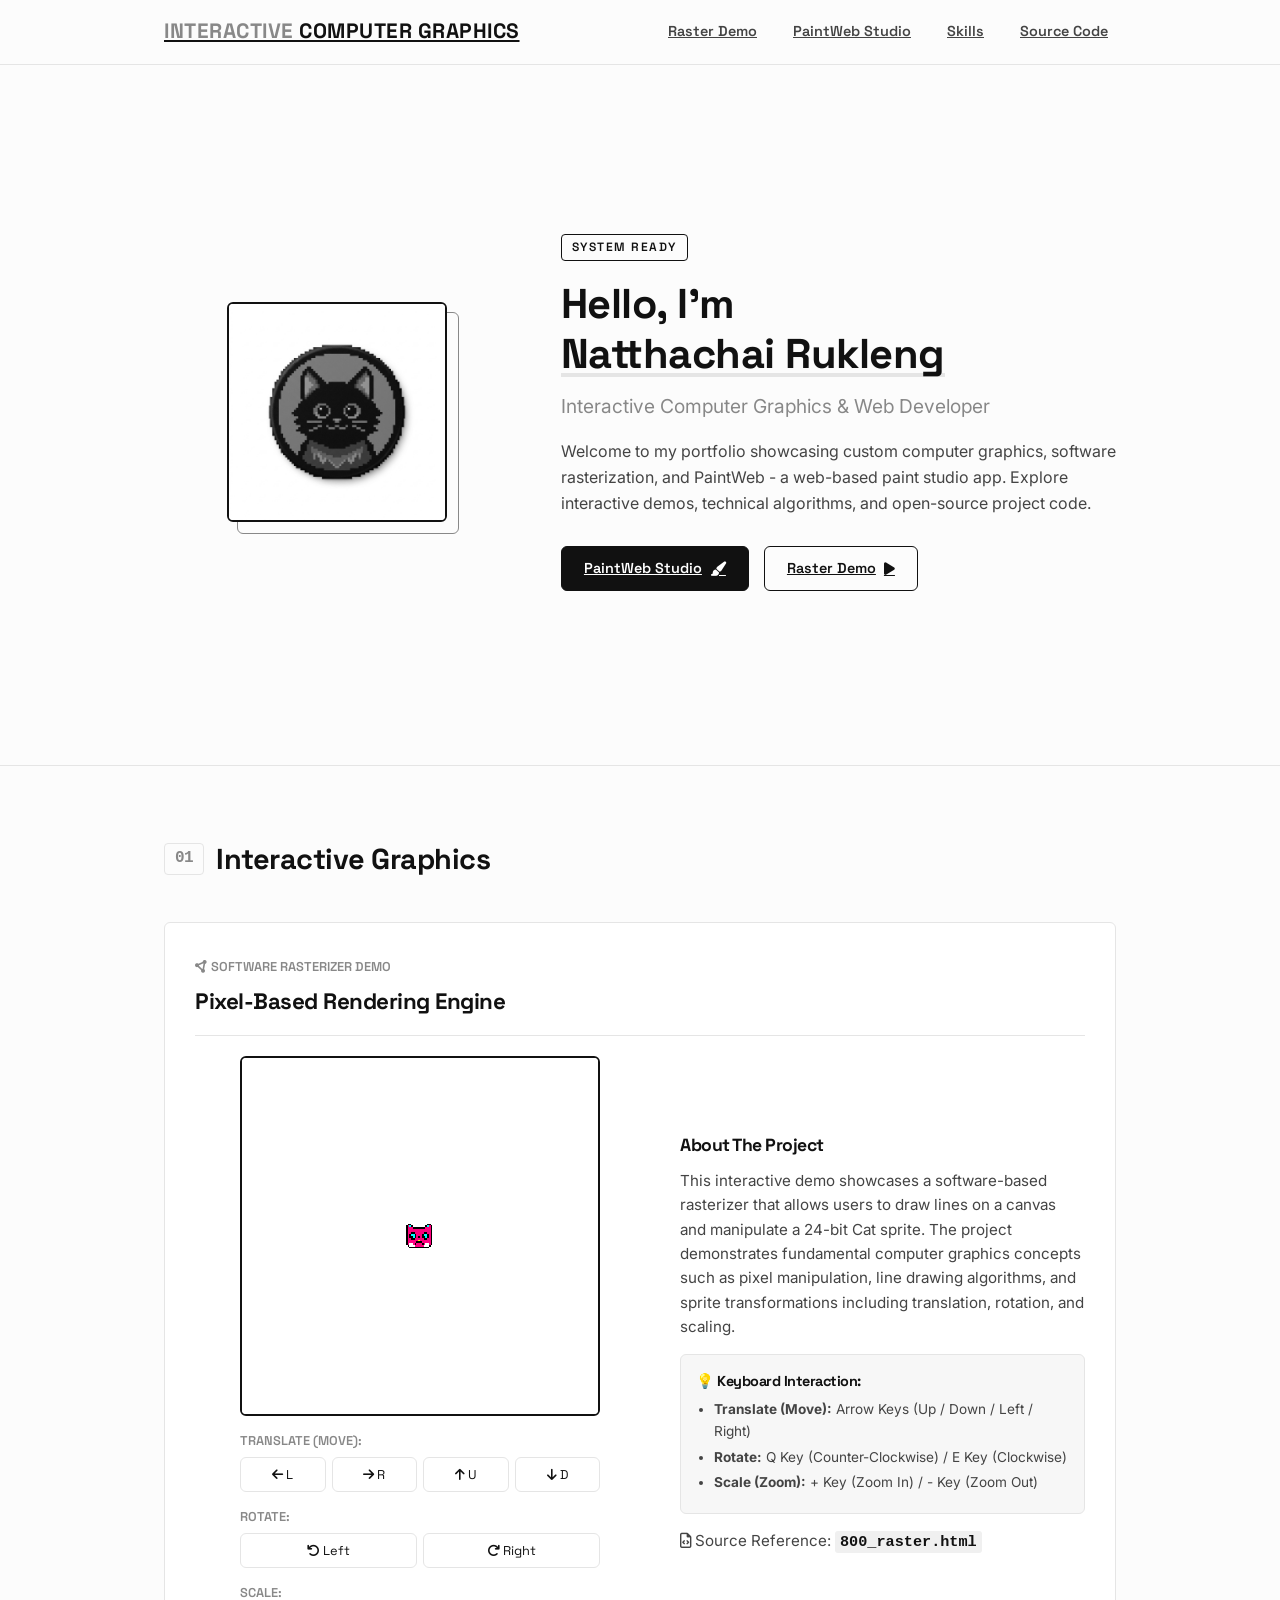
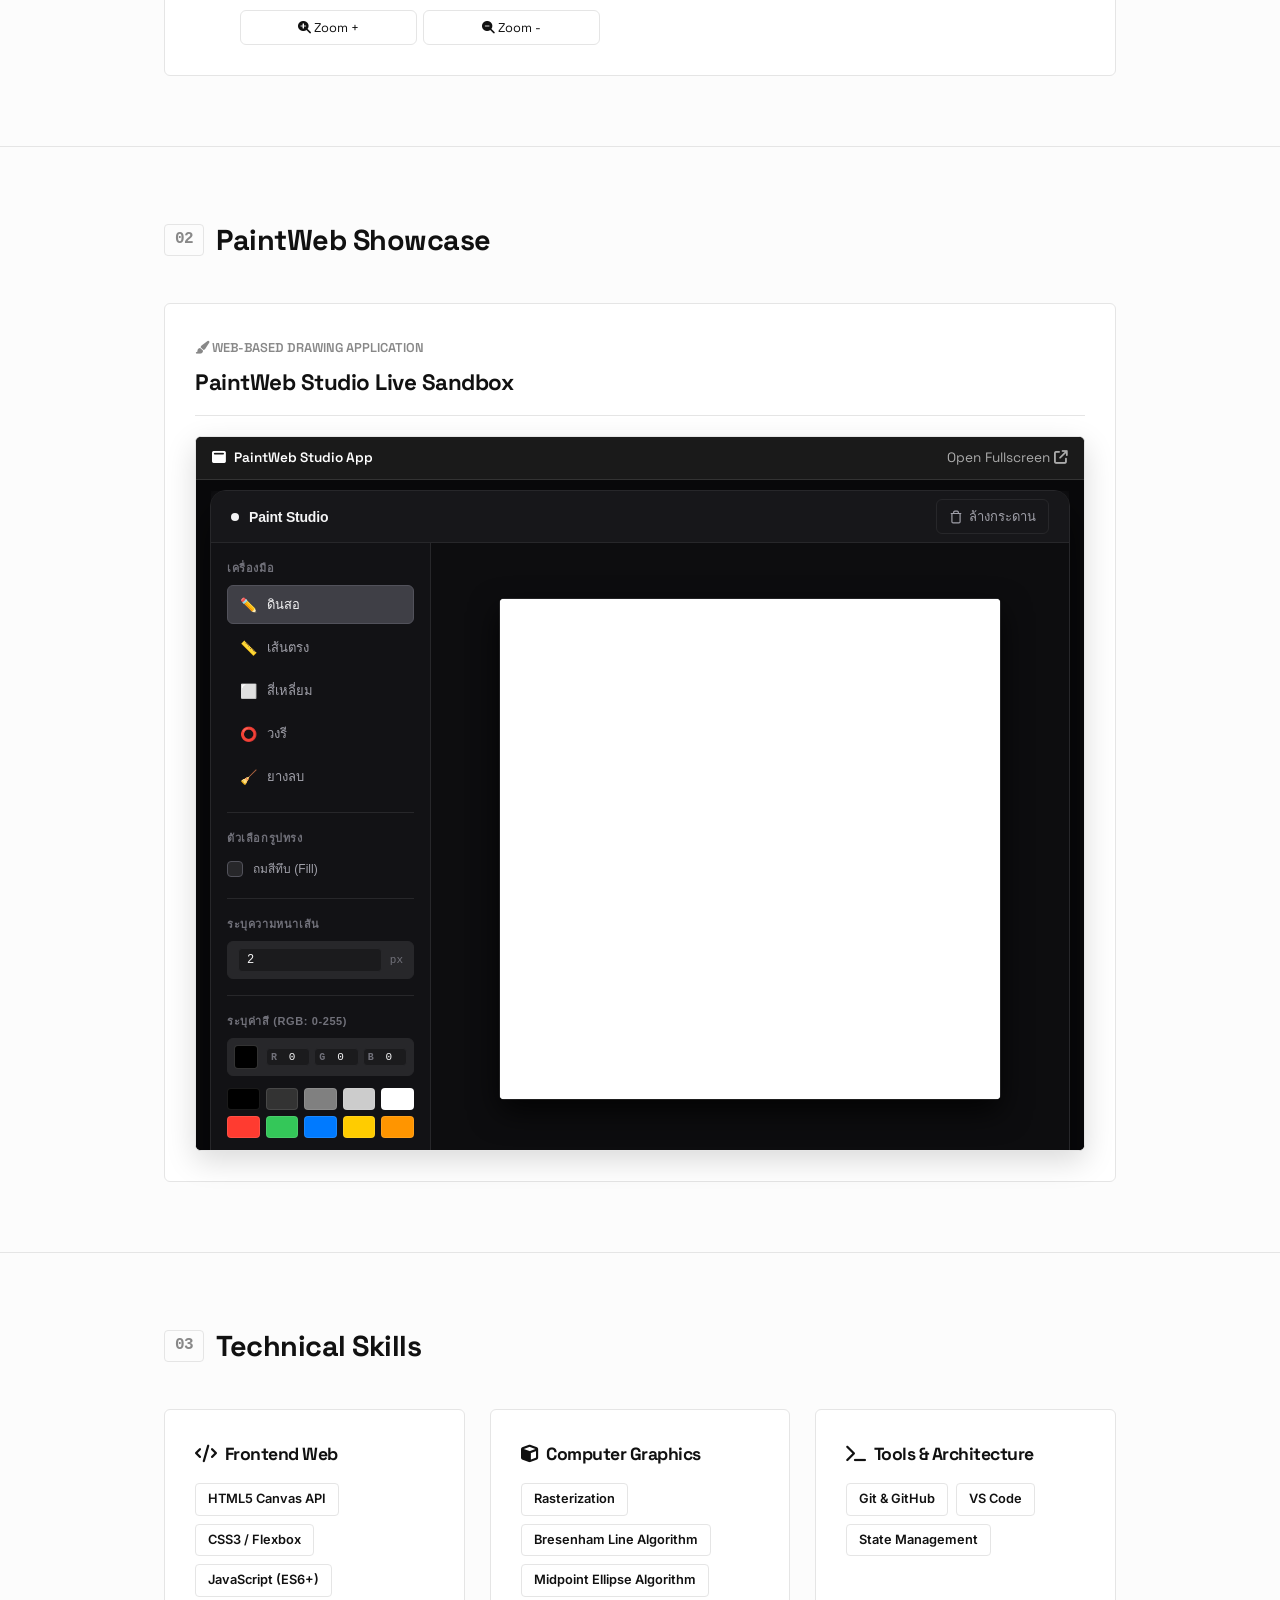
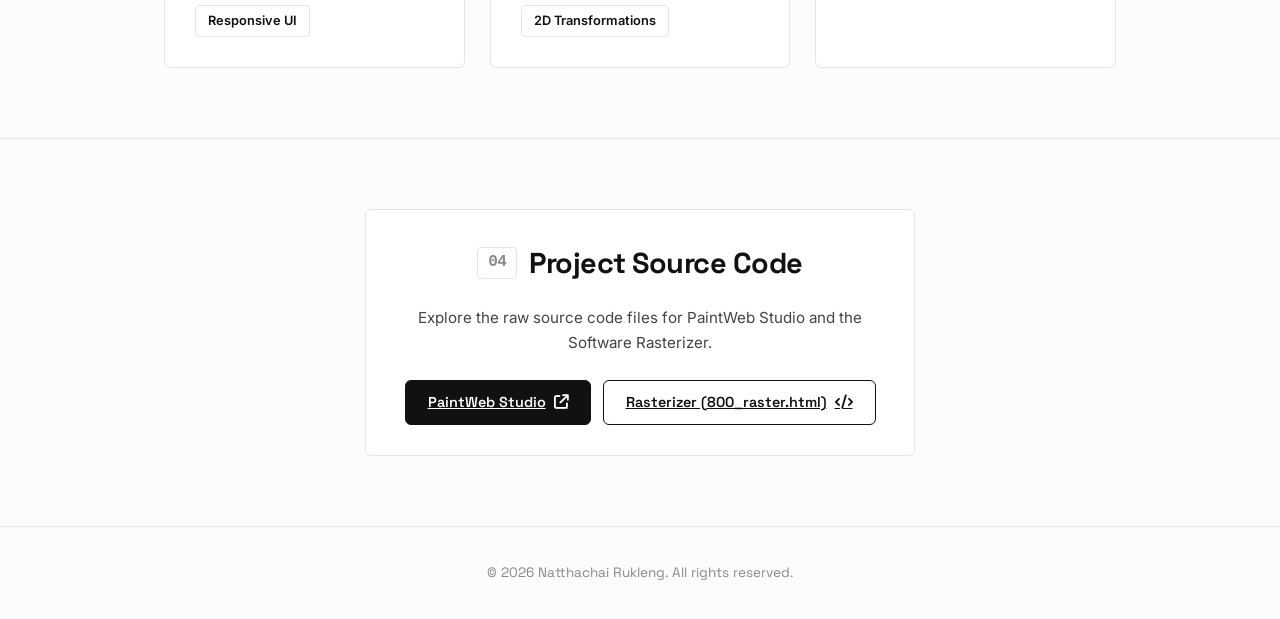
<file: index.html>
<!DOCTYPE html>
<html lang="en">
<head>
    <meta charset="UTF-8">
    <meta name="viewport" content="width=device-width, initial-scale=1.0">
    <title>Interactive Computer Graphics</title>
    
    <!-- 1. ดึงฟอนต์สไตล์โมเดิร์น เรียบหรู (Space Grotesk และ Inter) -->
    <link rel="preconnect" href="https://fonts.googleapis.com">
    <link rel="preconnect" href="https://fonts.gstatic.com" crossorigin>
    <link href="https://fonts.googleapis.com/css2?family=Space+Grotesk:wght@400;600;700&family=Inter:wght@300;400;600" rel="stylesheet">
    
    <!-- 2. ดึงไอคอนจาก Font Awesome -->
    <link rel="stylesheet" href="https://cdnjs.cloudflare.com/ajax/libs/font-awesome/6.4.0/css/all.min.css">
    
    <!-- 3. เชื่อมโยงไฟล์ตกแต่งหน้าตา (style.css) -->
    <link rel="stylesheet" href="style.css">
</head>
<body>

    <!-- ==========================================
         เมนูบาร์ด้านบน (Navigation Bar - สไตล์มินิมอลโมโนโทน)
         ========================================== -->
    <header class="navbar">
        <div class="nav-container">
            <a href="#" class="logo"><span class="logo-accent">INTERACTIVE </span>COMPUTER GRAPHICS</a>
            <nav class="nav-links">
                <a href="#showcase">Raster Demo</a>
                <a href="#paintweb">PaintWeb Studio</a>
                <a href="#skills">Skills</a>
                <a href="#project-source">Source Code</a>
            </nav>
        </div>
    </header>

    <!-- ==========================================
         ส่วนแนะนำตัว (Hero Section - สไตล์โมโนโทนคลีน)
         ========================================== -->
    <section class="hero-section">
        <div class="hero-container">
            <!-- ส่วนรูปภาพโปรไฟล์แมวดำ -->
            <div class="hero-image-wrapper">
                <img src="avatar.jpg" alt="Black Cat Profile Avatar" class="hero-avatar">
                <div class="avatar-ring"></div>
            </div>
            
            <!-- ข้อความแนะนำตัวภาษาอังกฤษ -->
            <div class="hero-content">
                <span class="hero-tag">System Ready</span>
                <h1 class="hero-title">Hello, I'm <span class="text-highlight">Natthachai Rukleng</span></h1>
                <p class="hero-subtitle">Interactive Computer Graphics & Web Developer</p>
                <p class="hero-desc">
                    Welcome to my portfolio showcasing custom computer graphics, software rasterization, and PaintWeb - a web-based paint studio app. Explore interactive demos, technical algorithms, and open-source project code.
                </p>
                <div class="hero-actions">
                    <a href="#paintweb" class="btn btn-primary">PaintWeb Studio <i class="fa-solid fa-paintbrush"></i></a>
                    <a href="#showcase" class="btn btn-secondary">Raster Demo <i class="fa-solid fa-play"></i></a>
                </div>
            </div>
        </div>
    </section>

    <!-- ==========================================
         ส่วนโชว์เคสโปรเจกต์ 01 (Raster Graphics Section)
         ========================================== -->
    <section id="showcase" class="section border-top">
        <div class="container">
            <h2 class="section-title"><span class="number-badge">01</span> Interactive Graphics</h2>
            
            <div class="showcase-container card-monotone">
                <div class="showcase-header">
                    <span class="showcase-badge"><i class="fa-solid fa-circle-nodes"></i> Software Rasterizer Demo</span>
                    <h3 class="showcase-title">Pixel-Based Rendering Engine</h3>
                </div>
                
                <div class="showcase-grid">
                    <!-- แคนวาสแสดงผลการวาด -->
                    <div class="canvas-wrapper">
                        <canvas id="showcase-canvas" width="200" height="200"></canvas>
                        
                        <!-- แถบปุ่มควบคุมการทำงาน (Translate, Rotate, Scale) -->
                        <div class="canvas-controls">
                            <!-- ปุ่มการทำ Translation (เคลื่อนย้าย X, Y) -->
                            <div class="control-group">
                                <span class="control-label">Translate (Move):</span>
                                <div class="btn-row">
                                    <button id="btn-move-left" class="btn-control" title="Move Left"><i class="fa-solid fa-arrow-left"></i> L</button>
                                    <button id="btn-move-right" class="btn-control" title="Move Right"><i class="fa-solid fa-arrow-right"></i> R</button>
                                    <button id="btn-move-up" class="btn-control" title="Move Up"><i class="fa-solid fa-arrow-up"></i> U</button>
                                    <button id="btn-move-down" class="btn-control" title="Move Down"><i class="fa-solid fa-arrow-down"></i> D</button>
                                </div>
                            </div>
                            
                            <!-- ปุ่มการทำ Rotation (หมุน) -->
                            <div class="control-group">
                                <span class="control-label">Rotate:</span>
                                <div class="btn-row">
                                    <button id="btn-rotate-left" class="btn-control" title="Rotate Left"><i class="fa-solid fa-arrow-rotate-left"></i> Left</button>
                                    <button id="btn-rotate-right" class="btn-control" title="Rotate Right"><i class="fa-solid fa-arrow-rotate-right"></i> Right</button>
                                </div>
                            </div>
                            
                            <!-- ปุ่มการทำ Scaling (ย่อ-ขยาย) -->
                            <div class="control-group">
                                <span class="control-label">Scale:</span>
                                <div class="btn-row">
                                    <button id="btn-zoom-in" class="btn-control" title="Zoom In"><i class="fa-solid fa-magnifying-glass-plus"></i> Zoom +</button>
                                    <button id="btn-zoom-out" class="btn-control" title="Zoom Out"><i class="fa-solid fa-magnifying-glass-minus"></i> Zoom -</button>
                                </div>
                            </div>
                        </div>
                    </div>
                    
                    <!-- ส่วนอธิบายข้อมูลทางเทคนิคภาษาอังกฤษ -->
                    <div class="showcase-info">
                        <h4>About The Project</h4>
                        <p>
                            This interactive demo showcases a software-based rasterizer that allows users to draw lines on a canvas and manipulate a 24-bit Cat sprite. The project demonstrates fundamental computer graphics concepts such as pixel manipulation, line drawing algorithms, and sprite transformations including translation, rotation, and scaling.
                        </p>
                        
                        <div class="control-instructions card-instructions">
                            <h5>💡 Keyboard Interaction:</h5>
                            <ul>
                                <li><strong>Translate (Move):</strong> Arrow Keys (Up / Down / Left / Right)</li>
                                <li><strong>Rotate:</strong> Q Key (Counter-Clockwise) / E Key (Clockwise)</li>
                                <li><strong>Scale (Zoom):</strong> + Key (Zoom In) / - Key (Zoom Out)</li>
                            </ul>
                        </div>
                        
                        <div class="file-reference">
                            <p><i class="fa-regular fa-file-code"></i> Source Reference: <code>800_raster.html</code></p>
                        </div>
                    </div>
                </div>
            </div>
        </div>
    </section>

    <!-- ==========================================
         ส่วน PaintWeb Showcase (PaintWeb Studio Section)
         ========================================== -->
    <section id="paintweb" class="section border-top">
        <div class="container">
            <h2 class="section-title"><span class="number-badge">02</span> PaintWeb Showcase</h2>
            
            <div class="showcase-container card-monotone">
                <div class="showcase-header">
                    <span class="showcase-badge"><i class="fa-solid fa-paintbrush"></i> Web-Based Drawing Application</span>
                    <h3 class="showcase-title">PaintWeb Studio Live Sandbox</h3>
                </div>

                <!-- Live Sandbox แสดงผลโดยตรงบนหน้าเว็บ -->
                <div class="paintweb-frame-wrapper" style="margin-top: 16px;">
                    <div class="frame-bar">
                        <span class="frame-title"><i class="fa-solid fa-window-maximize"></i> PaintWeb Studio App</span>
                        <a href="paintweb/index.html" target="_blank" class="btn-open-external" title="Open Fullscreen" style="color: #aaaaaa; text-decoration: none; font-size: 0.85rem; font-family: 'Space Grotesk', sans-serif;">
                            Open Fullscreen <i class="fa-solid fa-arrow-up-right-from-square"></i>
                        </a>
                    </div>
                    <iframe src="paintweb/index.html" class="paintweb-iframe" title="PaintWeb Studio App" scrolling="no"></iframe>
                </div>
            </div>
        </div>
    </section>

    <!-- ==========================================
         ส่วนรายการทักษะกราฟิกและฟรอนต์เอนด์ (Skills Section)
         ========================================== -->
    <section id="skills" class="section border-top">
        <div class="container">
            <h2 class="section-title"><span class="number-badge">03</span> Technical Skills</h2>
            <div class="skills-grid">
                
                <div class="skills-category card-monotone">
                    <h3 class="category-title"><i class="fa-solid fa-code"></i> Frontend Web</h3>
                    <div class="tags-container">
                        <span class="tag">HTML5 Canvas API</span>
                        <span class="tag">CSS3 / Flexbox</span>
                        <span class="tag">JavaScript (ES6+)</span>
                        <span class="tag">Responsive UI</span>
                    </div>
                </div>
                
                <div class="skills-category card-monotone">
                    <h3 class="category-title"><i class="fa-solid fa-cube"></i> Computer Graphics</h3>
                    <div class="tags-container">
                        <span class="tag">Rasterization</span>
                        <span class="tag">Bresenham Line Algorithm</span>
                        <span class="tag">Midpoint Ellipse Algorithm</span>
                        <span class="tag">2D Transformations</span>
                    </div>
                </div>
                
                <div class="skills-category card-monotone">
                    <h3 class="category-title"><i class="fa-solid fa-terminal"></i> Tools & Architecture</h3>
                    <div class="tags-container">
                        <span class="tag">Git & GitHub</span>
                        <span class="tag">VS Code</span>
                        <span class="tag">State Management</span>
                    </div>
                </div>
                
            </div>
        </div>
    </section>

    <!-- ==========================================
         ส่วนลิงก์เปิดไฟล์โปรเจกต์ดั้งเดิม (Project Source Section)
         ========================================== -->
    <section id="project-source" class="section border-top">
        <div class="container">
            <div class="contact-box card-monotone text-center">
                <h2 class="section-title text-center" style="margin-bottom: 20px; justify-content: center;"><span class="number-badge">04</span> Project Source Code</h2>
                <p class="contact-subtitle text-center">
                    Explore the raw source code files for PaintWeb Studio and the Software Rasterizer.
                </p>
                <div style="display: flex; gap: 12px; justify-content: center; flex-wrap: wrap; margin-top: 15px;">
                    <a href="paintweb/index.html" target="_blank" class="btn btn-primary">
                        PaintWeb Studio <i class="fa-solid fa-arrow-up-right-from-square"></i>
                    </a>
                    <a href="800_raster.html" target="_blank" class="btn btn-secondary">
                        Rasterizer (800_raster.html) <i class="fa-solid fa-code"></i>
                    </a>
                </div>
            </div>
        </div>
    </section>

    <!-- ==========================================
         ส่วนท้ายเว็บ (Footer)
         ========================================== -->
    <footer>
        <div class="container">
            <p>&copy; 2026 Natthachai Rukleng. All rights reserved.</p>
        </div>
    </footer>

    <!-- ==========================================
         โค้ดระบบเรนเดอร์พิกเซล (จาก 800_raster.html ดั้งเดิม)
         ========================================== -->
    <script>
        const canvas = document.getElementById('showcase-canvas');
        const ctx = canvas.getContext('2d');
        const imageData = ctx.createImageData(canvas.width, canvas.height);
        const pixels = imageData.data; // Array of color [R,G,B,A, R,G,B,A, ...]
        
        // ตัวแปรเก็บพิกัดตำแหน่ง (Translation), องศา (Rotation), สเกล (Scale) ของรูปแมว
        let posX = 100;
        let posY = 100;
        let degree = 0;
        let scale = 1.0;
        
        function putPixel(x, y, r, g, b, a = 255) {
            if (x < 0 || x >= canvas.width || y < 0 || y >= canvas.height) return;
            const idx = (y * canvas.width + x) * 4;
            pixels[idx]     = r;
            pixels[idx + 1] = g;
            pixels[idx + 2] = b;
            pixels[idx + 3] = a;
        }
        
        function drawLine(x1, y1, x2, y2, r, g, b, a = 255) {
            const dx = Math.abs(x2 - x1);
            const dy = Math.abs(y2 - y1);
            
            if (dx > dy) {
                const m = (y2 - y1) / (x2 - x1);
                const c = y1 - m * x1;
                for (let x = Math.min(x1, x2); x <= Math.max(x1, x2); x++) {
                    const y = Math.round(m * x + c);
                    putPixel(x, y, r, g, b, a);
                }
            } else {
                const m = (x2 - x1) / (y2 - y1);
                const c = x1 - m * y1;
                for (let y = Math.min(y1, y2); y <= Math.max(y1, y2); y++) {
                    const x = Math.round(m * y + c);
                    putPixel(x, y, r, g, b, a);
                }
            }
        }
        
        function drawRectFilled(x1, y1, x2, y2, r, g, b, a = 255) {
            for (let y = y1; y <= y2; y++) {
                for (let x = x1; x <= x2; x++) {
                    putPixel(x, y, r, g, b, a);
                }
            }
        }
        
        function drawSprite24Bit(sprite, x, y, degree, scaleX, scaleY) {
            const H = sprite.length;
            if (H === 0) return;
            const W = sprite[0].length;
            
            if (Math.abs(scaleX) < 0.01) scaleX = 0.01;
            if (Math.abs(scaleY) < 0.01) scaleY = 0.01;
            
            const rad = degree * Math.PI / 180;
            const cos = Math.cos(rad);
            const sin = Math.sin(rad);
            
            const corners = [
                { cx: -W / 2, cy: -H / 2 },
                { cx: W / 2, cy: -H / 2 },
                { cx: W / 2, cy: H / 2 },
                { cx: -W / 2, cy: H / 2 }
            ];
            
            let minX = Infinity, maxX = -Infinity;
            let minY = Infinity, maxY = -Infinity;
            
            for (const corner of corners) {
                const rx = corner.cx * cos - corner.cy * sin;
                const ry = corner.cx * sin + corner.cy * cos;
                const dx = rx * scaleX;
                const dy = ry * scaleY;
                
                if (dx < minX) minX = dx;
                if (dx > maxX) maxX = dx;
                if (dy < minY) minY = dy;
                if (dy > maxY) maxY = dy;
            }
            
            const startX = Math.floor(minX);
            const endX = Math.ceil(maxX);
            const startY = Math.floor(minY);
            const endY = Math.ceil(maxY);
            
            for (let dy = startY; dy <= endY; dy++) {
                for (let dx = startX; dx <= endX; dx++) {
                    const rx = dx / scaleX;
                    const ry = dy / scaleY;
                    
                    const cX = rx * cos + ry * sin;
                    const cY = -rx * sin + ry * cos;
                    
                    const i = Math.floor(cX + W / 2);
                    const j = Math.floor(cY + H / 2);
                    
                    if (i >= 0 && i < W && j >= 0 && j < H) {
                        const color = sprite[j][i];
                        if (color !== null && color !== undefined) {
                            const r = (color >> 16) & 255;
                            const g = (color >> 8) & 255;
                            const b = color & 255;
                            putPixel(Math.round(x + dx), Math.round(y + dy), r, g, b);
                        }
                    }
                }
            }
        }
        
        const catSprite24bit = [
            [null, null, null, null, null, null, null, null, null, null, null, null, null, null, null, null],
            [null, 0x000000, 0x000000, null, null, null, null, null, null, null, null, null, 0x000000, 0x000000, null, null],
            [0x000000, 0xff007f, 0x00ffff, 0x000000, null, null, null, null, null, null, null, 0x000000, 0x00ffff, 0xff007f, 0x000000, null],
            [0x000000, 0xff007f, 0xff007f, 0xff007f, 0x000000, 0x000000, 0x000000, 0x000000, 0x000000, 0x000000, 0x000000, 0xff007f, 0xff007f, 0xff007f, 0x000000, null],
            [0x000000, 0xff007f, 0xff007f, 0xff007f, 0xff007f, 0xff007f, 0xff007f, 0xff007f, 0xff007f, 0xff007f, 0xff007f, 0xff007f, 0xff007f, 0xff007f, 0x000000, null],
            [0x000000, 0xff007f, 0xff007f, 0xff007f, 0xff007f, 0xff007f, 0xff007f, 0xff007f, 0xff007f, 0xff007f, 0xff007f, 0xff007f, 0xff007f, 0xff007f, 0x000000, null],
            [0x000000, 0xff007f, 0xff007f, 0x000000, 0x000000, 0xff007f, 0xff007f, 0xff007f, 0xff007f, 0xff007f, 0x000000, 0x000000, 0xff007f, 0xff007f, 0x000000, null],
            [0x000000, 0xff007f, 0x000000, 0x00ffff, 0x00ffff, 0x000000, 0xff007f, 0xff007f, 0xff007f, 0x000000, 0x00ffff, 0x00ffff, 0x000000, 0xff007f, 0x000000, null],
            [0x000000, 0xff007f, 0x000000, 0x000000, 0x00ffff, 0x000000, 0xff007f, 0x000000, 0xff007f, 0x000000, 0x000000, 0x00ffff, 0x000000, 0xff007f, 0x000000, null],
            [0x000000, 0xff007f, 0xff007f, 0x000000, 0x000000, 0xff007f, 0xff007f, 0xff007f, 0xff007f, 0xff007f, 0x000000, 0x000000, 0xff007f, 0xff007f, 0x000000, null],
            [0x000000, 0xff007f, 0xff007f, 0xff007f, 0xff007f, 0xff007f, 0xff007f, 0xffff00, 0xff007f, 0xff007f, 0xff007f, 0xff007f, 0xff007f, 0xff007f, 0x000000, null],
            [0x000000, 0xff007f, 0xff007f, 0xff007f, 0xff007f, 0xff007f, 0x000000, 0x000000, 0x000000, 0xff007f, 0xff007f, 0xff007f, 0xff007f, 0xff007f, 0x000000, null],
            [0x000000, 0xff007f, 0xffffff, 0xffffff, 0xff007f, 0x000000, 0xff007f, 0xff007f, 0xff007f, 0x000000, 0xff007f, 0xffffff, 0xffffff, 0xff007f, 0x000000, null],
            [null, 0x000000, 0xffffff, 0xffffff, 0xffffff, 0xff007f, 0xff007f, 0xff007f, 0xff007f, 0xff007f, 0xffffff, 0xffffff, 0xffffff, 0x000000, null, null],
            [null, null, 0x000000, 0x000000, 0x000000, 0x000000, 0x000000, 0x000000, 0x000000, 0x000000, 0x000000, 0x000000, 0x000000, null, null, null],
            [null, null, null, null, null, null, null, null, null, null, null, null, null, null, null, null]
        ];
        
        function animate() {
            // เคลียร์แคนวาสเป็นสีขาวเหมือนต้นฉบับ
            drawRectFilled(0, 0, canvas.width - 1, canvas.height - 1, 255, 255, 255);
            // วาดรูปแมว Nyan Cat ด้วยตำแหน่ง (posX, posY), มุมหมุน (degree), และสเกล (scale)
            drawSprite24Bit(catSprite24bit, posX, posY, degree, scale, scale);
            ctx.putImageData(imageData, 0, 0);
            requestAnimationFrame(animate);
        }
        
        animate();
        
        // ระบบวาดพิกเซลด้วยการคลิกลากเมาส์
        let isDragging = false;
        let previousX = 0;
        let previousY = 0;
        
        function toScaledMousePos(clientX, clientY) {
            const rect = canvas.getBoundingClientRect();
            const scaleX = canvas.width / rect.width;
            const scaleY = canvas.height / rect.height;
            return {
                x: Math.floor((clientX - rect.left) * scaleX),
                y: Math.floor((clientY - rect.top) * scaleY)
            };
        }
        
        canvas.addEventListener('mousedown', (event) => {
            isDragging = true;
            const { x, y } = toScaledMousePos(event.clientX, event.clientY);
            previousX = x;
            previousY = y;
        });
        
        window.addEventListener('mouseup', () => {
            isDragging = false;
        });
        
        canvas.addEventListener('mousemove', (event) => {
            if (!isDragging) return;
            const { x, y } = toScaledMousePos(event.clientX, event.clientY);
            
            drawLine(previousX, previousY, x, y, 0, 0, 0);
            putPixel(x, y, 0, 0, 0);
            
            previousX = x;
            previousY = y;
        });
        
        // ==========================================
        // 1. ระบบควบคุมผ่านปุ่มกดหน้าจอ (Button Listeners)
        // ==========================================
        
        // Translate (Move)
        document.getElementById('btn-move-left').addEventListener('click', () => { posX -= 5; });
        document.getElementById('btn-move-right').addEventListener('click', () => { posX += 5; });
        document.getElementById('btn-move-up').addEventListener('click', () => { posY -= 5; });
        document.getElementById('btn-move-down').addEventListener('click', () => { posY += 5; });
        
        // Rotate
        document.getElementById('btn-rotate-left').addEventListener('click', () => { degree -= 15; });
        document.getElementById('btn-rotate-right').addEventListener('click', () => { degree += 15; });
        
        // Scale
        document.getElementById('btn-zoom-in').addEventListener('click', () => { scale = Math.min(3.0, scale + 0.15); });
        document.getElementById('btn-zoom-out').addEventListener('click', () => { scale = Math.max(0.3, scale - 0.15); });

        // ==========================================
        // 2. ระบบควบคุมผ่านคีย์บอร์ดตามสั่ง (Keyboard Interaction)
        // ==========================================
        window.addEventListener('keydown', (event) => {
            // ป้องกันบราว์เซอร์เลื่อนหน้าจอเวลาใช้ปุ่มลูกศร (Arrow Keys)
            if(["Space", "ArrowUp", "ArrowDown", "ArrowLeft", "ArrowRight"].indexOf(event.code) > -1) {
                event.preventDefault();
            }
            
            switch(event.key) {
                // Translation (Move)
                case "ArrowLeft":
                case "a":
                case "A":
                    posX -= 5;
                    break;
                case "ArrowRight":
                case "d":
                case "D":
                    posX += 5;
                    break;
                case "ArrowUp":
                case "w":
                case "W":
                    posY -= 5;
                    break;
                case "ArrowDown":
                case "s":
                case "S":
                    posY += 5;
                    break;
                
                // Rotation (Q = Counter-clockwise, E = Clockwise)
                case "q":
                case "Q":
                    degree -= 15;
                    break;
                case "e":
                case "E":
                    degree += 15;
                    break;
                
                // Scaling (Plus key = Zoom In, Minus key = Zoom Out)
                case "+":
                case "=":
                    scale = Math.min(3.0, scale + 0.15);
                    break;
                case "-":
                case "_":
                    scale = Math.max(0.3, scale - 0.15);
                    break;
            }
        });
    </script>

</body>
</html>
</file>
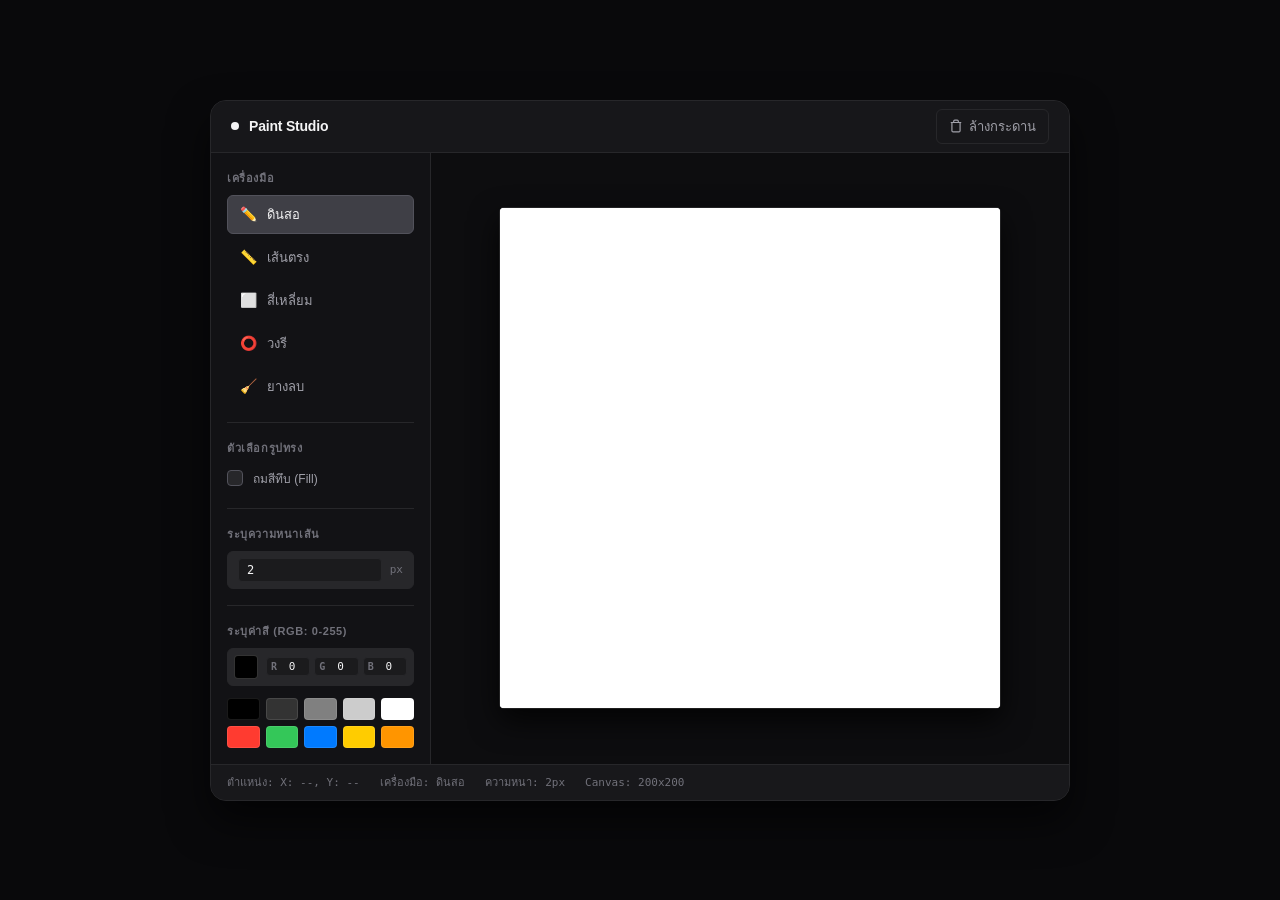
<file: paintweb/index.html>
<!DOCTYPE html>
<html lang="th">
<head>
  <meta charset="UTF-8">
  <meta name="viewport" content="width=device-width, initial-scale=1.0">
  <title>Minimal Paint Studio - PaintWeb</title>
  <link rel="stylesheet" href="style.css">
</head>
<body>

  <div class="app-container">
    
    <!-- Header -->
    <header class="app-header">
      <div class="brand">
        <span class="brand-dot"></span>
        <span class="brand-title">Paint Studio</span>
      </div>
      <div class="header-actions">
        <button class="btn-clear" onclick="clearCanvas()">
          <svg width="14" height="14" viewBox="0 0 24 24" fill="none" stroke="currentColor" stroke-width="2">
            <path d="M3 6h18M19 6v14a2 2 0 01-2 2H7a2 2 0 01-2-2V6m3 0V4a2 2 0 012-2h4a2 2 0 012 2v2"></path>
          </svg>
          ล้างกระดาน
        </button>
      </div>
    </header>

    <!-- Main Content -->
    <main class="app-main">
      
      <!-- Toolbar Sidebar -->
      <aside class="sidebar">
        
        <div class="section-group">
          <span class="section-title">เครื่องมือ</span>
          <div class="tools-grid">
            <button id="btnPencil" class="tool-btn active" onclick="setTool('pencil')" title="ดินสอ">
              <span class="tool-icon">✏️</span>
              <span class="tool-label">ดินสอ</span>
            </button>
            <button id="btnLine" class="tool-btn" onclick="setTool('line')" title="เส้นตรง">
              <span class="tool-icon">📏</span>
              <span class="tool-label">เส้นตรง</span>
            </button>
            <button id="btnRect" class="tool-btn" onclick="setTool('rectangle')" title="สี่เหลี่ยม">
              <span class="tool-icon">⬜</span>
              <span class="tool-label">สี่เหลี่ยม</span>
            </button>
            <button id="btnEllipse" class="tool-btn" onclick="setTool('ellipse')" title="วงรี">
              <span class="tool-icon">⭕</span>
              <span class="tool-label">วงรี</span>
            </button>
            <button id="btnEraser" class="tool-btn" onclick="setTool('eraser')" title="ยางลบ">
              <span class="tool-icon">🧹</span>
              <span class="tool-label">ยางลบ</span>
            </button>
          </div>
        </div>

        <div class="divider"></div>

        <!-- Shape Fill Option -->
        <div class="section-group">
          <span class="section-title">ตัวเลือกรูปทรง</span>
          <label class="toggle-option">
            <input type="checkbox" id="fillShape">
            <span class="toggle-custom"></span>
            <span class="toggle-text">ถมสีทึบ (Fill)</span>
          </label>
        </div>

        <div class="divider"></div>

        <!-- Brush Size -->
        <div class="section-group">
          <span class="section-title">ระบุความหนาเส้น</span>
          <div class="size-input-wrapper">
            <input type="number" id="brushSizeInput" min="1" max="50" value="2" class="size-num-input-large" oninput="updateBrushSize(this.value)">
            <span class="size-unit-label">px</span>
          </div>
        </div>

        <div class="divider"></div>

        <!-- RGB Color Inputs -->
        <div class="section-group">
          <span class="section-title">ระบุค่าสี (RGB: 0-255)</span>
          
          <div class="rgb-input-wrapper">
            <div id="colorPreview" class="color-preview-box" style="background-color: rgb(0, 0, 0);"></div>
            <div class="rgb-inputs">
              <div class="rgb-field">
                <label for="colorR">R</label>
                <input type="number" id="colorR" min="0" max="255" value="0" oninput="updateRgbColor()">
              </div>
              <div class="rgb-field">
                <label for="colorG">G</label>
                <input type="number" id="colorG" min="0" max="255" value="0" oninput="updateRgbColor()">
              </div>
              <div class="rgb-field">
                <label for="colorB">B</label>
                <input type="number" id="colorB" min="0" max="255" value="0" oninput="updateRgbColor()">
              </div>
            </div>
          </div>
          
          <!-- Palette Swatches -->
          <div class="palette-grid">
            <div class="swatch" style="background:rgb(0,0,0);" onclick="selectRgbPreset(0,0,0)" title="ดำ"></div>
            <div class="swatch" style="background:rgb(51,51,51);" onclick="selectRgbPreset(51,51,51)" title="เทาเข้ม"></div>
            <div class="swatch" style="background:rgb(128,128,128);" onclick="selectRgbPreset(128,128,128)" title="เทา"></div>
            <div class="swatch" style="background:rgb(204,204,204);" onclick="selectRgbPreset(204,204,204)" title="เทาอ่อน"></div>
            <div class="swatch" style="background:rgb(255,255,255);" onclick="selectRgbPreset(255,255,255)" title="ขาว"></div>
            <div class="swatch" style="background:rgb(255,59,48);" onclick="selectRgbPreset(255,59,48)" title="แดง"></div>
            <div class="swatch" style="background:rgb(52,199,89);" onclick="selectRgbPreset(52,199,89)" title="เขียว"></div>
            <div class="swatch" style="background:rgb(0,122,255);" onclick="selectRgbPreset(0,122,255)" title="น้ำเงิน"></div>
            <div class="swatch" style="background:rgb(255,204,0);" onclick="selectRgbPreset(255,204,0)" title="เหลือง"></div>
            <div class="swatch" style="background:rgb(255,149,0);" onclick="selectRgbPreset(255,149,0)" title="ส้ม"></div>
          </div>
        </div>

      </aside>

      <!-- Canvas Stage -->
      <section class="canvas-stage">
        <div class="canvas-frame">
          <canvas id="canvas" width="200" height="200"></canvas>
        </div>
      </section>

    </main>

    <!-- Status Bar -->
    <footer class="app-status">
      <div class="status-item" id="statusPos">ตำแหน่ง: X: --, Y: --</div>
      <div class="status-item" id="statusTool">เครื่องมือ: ดินสอ</div>
      <div class="status-item" id="statusSize">ความหนา: 2px</div>
      <div class="status-item" id="statusCanvasSize">Canvas: 200x200</div>
    </footer>

  </div>

  <script src="script.js"></script>
</body>
</html>
</file>
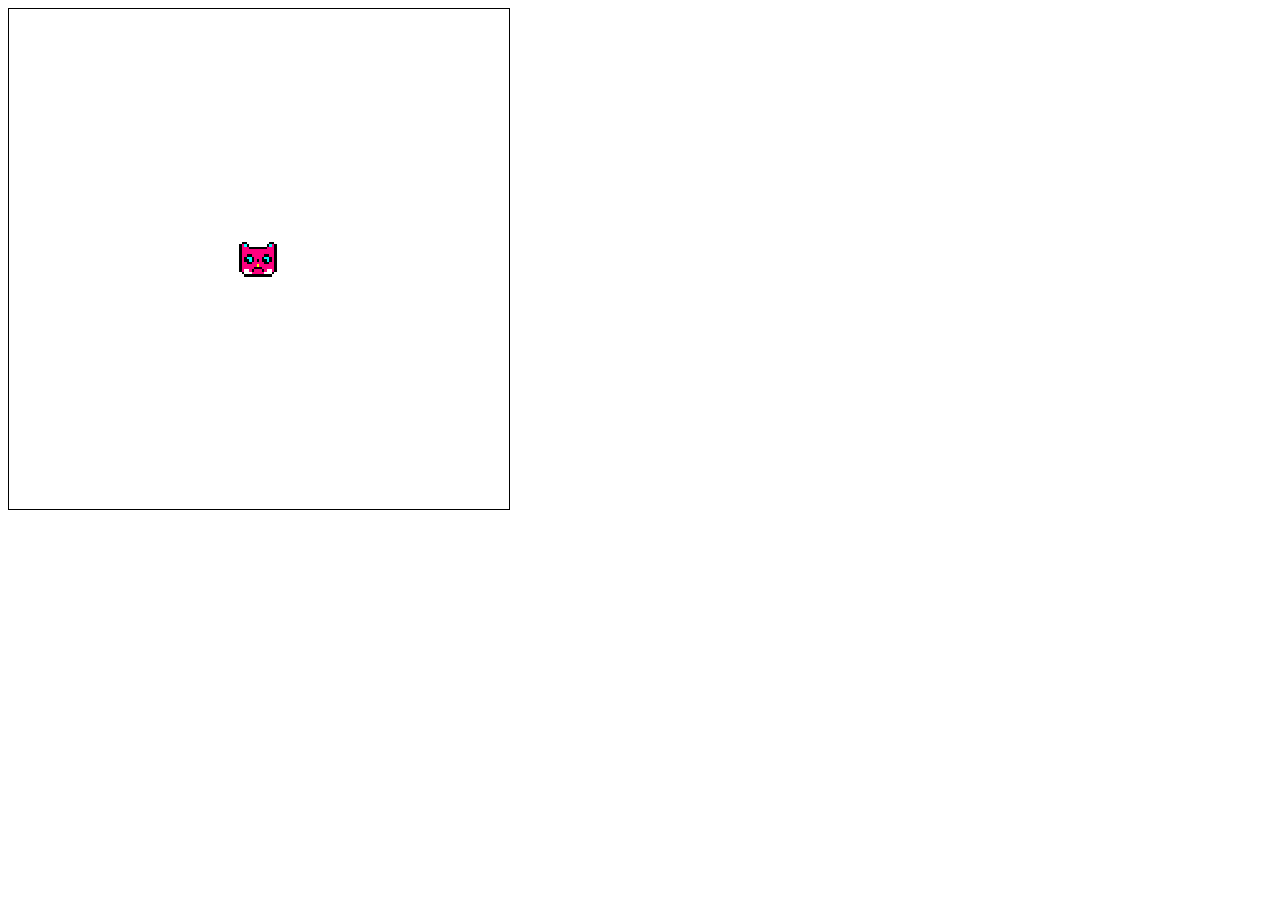
<file: 800_raster.html>
<html>
<head>
<title>Raster Graphics</title>
</head>
<body>


<canvas id="canvas" width="200" height="200"
style="width:500px; height:500px; border:1px solid #000; image-rendering: pixelated;">
</canvas>

<script>
const canvas = document.getElementById('canvas');
const ctx = canvas.getContext('2d');
const imageData = ctx.createImageData(canvas.width, canvas.height);
const pixels = imageData.data; // Array of color [R,G,B,A, R,G,B,A, ...]

function putPixel(x, y, r, g, b, a = 255) {
  const idx = (y * canvas.width + x) * 4; // หา index แรกของ pixel (x,y)
  pixels[idx] = r;
  pixels[idx + 1] = g;
  pixels[idx + 2] = b;
  pixels[idx + 3] = a;
}
function drawLine(x1, y1, x2, y2, r, g, b, a = 255) {
  const dx = Math.abs(x2 - x1);
  const dy = Math.abs(y2 - y1);

  if(dx > dy) {
    const m = (y2 - y1) / (x2 - x1);
    const c = y1 - m * x1;
    for (let x = Math.min(x1, x2); x <= Math.max(x1, x2); x++) {
      const y = Math.round(m * x + c);
      putPixel(x, y, r, g, b, a);
    }
  } else {
    const m = (x2 - x1) / (y2 - y1);
    const c = x1 - m * y1;
    for (let y = Math.min(y1, y2); y <= Math.max(y1, y2); y++) {
      const x = Math.round(m * y + c);
      putPixel(x, y, r, g, b, a);
    }
  }
}
function drawRect(x1, y1, x2, y2, r, g, b, a = 255) {
  drawLine(x1, y1, x2, y1, r, g, b, a); // Top edge
  drawLine(x2, y1, x2, y2, r, g, b, a); // Right edge
  drawLine(x2, y2, x1, y2, r, g, b, a); // Bottom edge
  drawLine(x1, y2, x1, y1, r, g, b, a); // Left edge
}
function drawRectFilled(x1, y1, x2, y2, r, g, b, a = 255) {
  for (let y = y1; y <= y2; y++) {
    for (let x = x1; x <= x2; x++) {
      putPixel(x, y, r, g, b, a);
    }
  }
}
function drawRectGradient(x1, y1, x2, y2, r1, g1, b1, r2, g2, b2) {
  for (let y = y1; y <= y2; y++) {
    const t = (y - y1) / (y2 - y1);
    const r = Math.round(r1 * (1 - t) + r2 * t);
    const g = Math.round(g1 * (1 - t) + g2 * t);
    const b = Math.round(b1 * (1 - t) + b2 * t);
    for (let x = x1; x <= x2; x++) {
      putPixel(x, y, r, g, b);
    }
  }
}
function drawEllipse(cx, cy, rx, ry, r, g, b, a = 255) {
  for (let y = -ry; y <= ry; y++) {
    for (let x = -rx; x <= rx; x++) {
      if ((x * x) / (rx * rx) + (y * y) / (ry * ry) <= 1) {
        putPixel(cx + x, cy + y, r, g, b, a);
      }
    }
  }
}
function drawSprite(sprite, x, y, r, g, b, a = 255) {
  for (let j = 0; j < sprite.length; j++) {
    for (let i = 0; i < sprite[j].length; i++) {
      if (sprite[j][i] === 1) {
        putPixel(x + i, y + j, r, g, b, a);
      }
    }
  }
}
function drawSpriteRotateScale(sprite, x, y, degree, scaleX, scaleY, r, g, b, a = 255) {
  for (let j = 0; j < sprite.length; j++) {
    for (let i = 0; i < sprite[j].length; i++) {
      if (sprite[j][i] === 1) {
        
        // Center the pixel coordinates
        const cX = i - (sprite[j].length / 2);
        const cY = j - (sprite.length / 2);
        // Rotate
        const rad = degree * Math.PI / 180;
        const x_rotated = Math.round(cX * Math.cos(rad) - cY * Math.sin(rad));
        const y_rotated = Math.round(cX * Math.sin(rad) + cY * Math.cos(rad));

        // Scale
        const x_rotated_scaled = Math.round(x_rotated * scaleX);
        const y_rotated_scaled = Math.round(y_rotated * scaleY);

        //putPixel(x + x_rotated_scaled, y + y_rotated_scaled, r, g, b, a);
        drawEllipse(x + x_rotated_scaled, y + y_rotated_scaled, Math.round(scaleX), Math.round(scaleY), r, g, b, a); // Draw a small ellipse instead of a pixel
      }
    }
  }
}
function drawSprite24Bit(sprite, x, y, degree, scaleX, scaleY) {
  const H = sprite.length;
  if (H === 0) return;
  const W = sprite[0].length;

  // Prevent division by zero or extremely small scale rendering issues
  if (Math.abs(scaleX) < 0.01) scaleX = 0.01;
  if (Math.abs(scaleY) < 0.01) scaleY = 0.01;

  const rad = degree * Math.PI / 180;
  const cos = Math.cos(rad);
  const sin = Math.sin(rad);

  // Define 4 corners of the sprite in local coordinates relative to the center
  const corners = [
    { cx: -W / 2, cy: -H / 2 },
    { cx: W / 2, cy: -H / 2 },
    { cx: W / 2, cy: H / 2 },
    { cx: -W / 2, cy: H / 2 }
  ];

  let minX = Infinity, maxX = -Infinity;
  let minY = Infinity, maxY = -Infinity;

  for (const corner of corners) {
    // Forward transformation to find bounding box in destination space
    const rx = corner.cx * cos - corner.cy * sin;
    const ry = corner.cx * sin + corner.cy * cos;
    const dx = rx * scaleX;
    const dy = ry * scaleY;

    if (dx < minX) minX = dx;
    if (dx > maxX) maxX = dx;
    if (dy < minY) minY = dy;
    if (dy > maxY) maxY = dy;
  }

  const startX = Math.floor(minX);
  const endX = Math.ceil(maxX);
  const startY = Math.floor(minY);
  const endY = Math.ceil(maxY);

  // Loop through destination bounding box and perform inverse mapping
  for (let dy = startY; dy <= endY; dy++) {
    for (let dx = startX; dx <= endX; dx++) {
      // 1. Inverse scale
      const rx = dx / scaleX;
      const ry = dy / scaleY;

      // 2. Inverse rotation (by -rad)
      const cX = rx * cos + ry * sin;
      const cY = -rx * sin + ry * cos;

      // 3. Map to nearest neighbor sprite pixel index
      const i = Math.floor(cX + W / 2);
      const j = Math.floor(cY + H / 2);

      if (i >= 0 && i < W && j >= 0 && j < H) {
        const color = sprite[j][i];
        if (color !== null && color !== undefined) {
          const r = (color >> 16) & 255;
          const g = (color >> 8) & 255;
          const b = color & 255;
          putPixel(Math.round(x + dx), Math.round(y + dy), r, g, b);
        }
      }
    }
  }
}
function toScaledMousePos(posX, posY) {
  const rect = canvas.getBoundingClientRect();
  const scaleX = canvas.width / rect.width;
  const scaleY = canvas.height / rect.height;
  return {
    x: Math.floor((posX - rect.left) * scaleX),
    y: Math.floor((posY - rect.top) * scaleY)
  };
}
const spaceInvaderSprite = [
    [0, 1, 1, 0, 0, 0, 0, 0, 0, 0, 0, 0, 0, 0, 1, 1],
    [0, 1, 1, 0, 0, 0, 0, 1, 1, 1, 0, 0, 0, 0, 1, 1],
    [0, 1, 1, 0, 0, 0, 1, 1, 1, 1, 1, 1, 0, 0, 1, 1],
    [0, 1, 1, 0, 1, 1, 1, 1, 1, 1, 1, 1, 1, 0, 1, 1],
    [0, 1, 1, 0, 1, 0, 0, 0, 0, 0, 0, 0, 1, 0, 1, 1],
    [0, 1, 1, 0, 1, 0, 0, 0, 0, 0, 0, 0, 1, 0, 1, 1],
    [0, 1, 1, 0, 1, 0, 0, 0, 0, 0, 0, 0, 1, 0, 1, 1],
    [0, 1, 1, 1, 1, 0, 0, 1, 1, 0, 0, 1, 1, 1, 1, 0],
    [1, 0, 1, 1, 0, 1, 1, 0, 0, 1, 1, 0, 1, 1, 0, 1],
    [1, 1, 1, 1, 1, 1, 1, 1, 1, 1, 1, 1, 1, 1, 1, 1],
    [1, 1, 1, 0, 1, 1, 1, 1, 1, 1, 1, 1, 1, 0, 1, 1],
    [0, 1, 1, 1, 1, 1, 1, 1, 1, 1, 1, 1, 1, 1, 1, 0],
    [0, 0, 1, 1, 1, 1, 1, 1, 1, 1, 1, 1, 1, 1, 0, 0],
    [0, 0, 0, 1, 1, 1, 1, 0, 0, 1, 1, 1, 1, 0, 0, 0],
    [0, 0, 0, 0, 1, 1, 0, 0, 0, 0, 1, 1, 0, 0, 0, 0],
];
const SusSprite = [
    [0, 0, 0, 0, 1, 1, 1, 1, 1, 0, 0, 0, 0, 0, 0, 0],
    [0, 0, 0, 1, 1, 1, 1, 1, 1, 1, 0, 0, 0, 0, 0, 0],
    [0, 1, 1, 1, 0, 0, 0, 0, 1, 1, 0, 0, 0, 0, 0, 0],
    [1, 1, 1, 1, 0, 0, 0, 0, 1, 1, 0, 0, 0, 0, 0, 0],
    [1, 1, 1, 1, 0, 0, 0, 0, 1, 1, 0, 0, 0, 0, 0, 0],
    [1, 1, 1, 1, 1, 1, 1, 1, 1, 1, 0, 0, 0, 0, 0, 0],
    [1, 1, 1, 1, 1, 1, 1, 1, 1, 1, 0, 0, 0, 0, 0, 0],
    [1, 1, 1, 1, 1, 1, 1, 1, 1, 1, 0, 0, 0, 0, 0, 0],
    [1, 1, 1, 1, 1, 1, 1, 1, 1, 1, 0, 0, 0, 0, 0, 0],
    [0, 1, 1, 1, 1, 1, 1, 1, 1, 1, 0, 0, 0, 0, 0, 0],
    [0, 0, 0, 1, 1, 0, 0, 0, 1, 1, 0, 0, 0, 0, 0, 0],
    [0, 0, 0, 1, 1, 1, 0, 0, 1, 1, 1, 0, 0, 0, 0, 0],
    [0, 0, 0, 1, 1, 1, 0, 0, 1, 1, 1, 0, 0, 0, 0, 0],
  ];
const smileSprite = 
   [
    [0, 0, 1, 1, 1, 1, 0, 0],
    [0, 1, 0, 0, 0, 0, 1, 0],
    [1, 0, 1, 0, 0, 1, 0, 1],
    [1, 0, 0, 0, 0, 0, 0, 1],
    [1, 0, 1, 0, 0, 1, 0, 1],
    [1, 0, 0, 1, 1, 0, 0, 1],
    [0, 1, 0, 0, 0, 0, 1, 0],
    [0, 0, 1, 1, 1, 1, 0, 0],
   ];

const smileSprite24Bit = [
  [null,       null,       0xB45309, 0xD97706, 0xD97706, 0xB45309, null,       null      ],
  [null,       0xD97706,   0xFDE047, 0xFEF08A, 0xFEF08A, 0xFDE047, 0xD97706, null      ],
  [0xB45309,   0xFDE047,   0x111827, 0xFDE047, 0xFDE047, 0x111827, 0xFDE047, 0xB45309  ],
  [0xD97706,   0xFEF08A,   0x111827, 0xFEF08A, 0xFEF08A, 0x111827, 0xFEF08A, 0xD97706  ],
  [0xD97706,   0xFDE047,   0xFDE047, 0xFDE047, 0xFDE047, 0xFDE047, 0xFDE047, 0xD97706  ],
  [0xB45309,   0xFDE047,   0x111827, 0xFDE047, 0xFDE047, 0x111827, 0xFDE047, 0xB45309  ],
  [null,       0xD97706,   0xFDE047, 0x111827, 0x111827, 0xFDE047, 0xD97706, null      ],
  [null,       null,       0xB45309, 0xD97706, 0xD97706, 0xB45309, null,       null      ],
];

const catSprite24bit = [
    [null, null, null, null, null, null, null, null, null, null, null, null, null, null, null, null],
    [null, 0x000000, 0x000000, null, null, null, null, null, null, null, null, null, 0x000000, 0x000000, null, null],
    [0x000000, 0xff007f, 0x00ffff, 0x000000, null, null, null, null, null, null, null, 0x000000, 0x00ffff, 0xff007f, 0x000000, null],
    [0x000000, 0xff007f, 0xff007f, 0xff007f, 0x000000, 0x000000, 0x000000, 0x000000, 0x000000, 0x000000, 0x000000, 0xff007f, 0xff007f, 0xff007f, 0x000000, null],
    [0x000000, 0xff007f, 0xff007f, 0xff007f, 0xff007f, 0xff007f, 0xff007f, 0xff007f, 0xff007f, 0xff007f, 0xff007f, 0xff007f, 0xff007f, 0xff007f, 0x000000, null],
    [0x000000, 0xff007f, 0xff007f, 0xff007f, 0xff007f, 0xff007f, 0xff007f, 0xff007f, 0xff007f, 0xff007f, 0xff007f, 0xff007f, 0xff007f, 0xff007f, 0x000000, null],
    [0x000000, 0xff007f, 0xff007f, 0x000000, 0x000000, 0xff007f, 0xff007f, 0xff007f, 0xff007f, 0xff007f, 0x000000, 0x000000, 0xff007f, 0xff007f, 0x000000, null],
    [0x000000, 0xff007f, 0x000000, 0x00ffff, 0x00ffff, 0x000000, 0xff007f, 0xff007f, 0xff007f, 0x000000, 0x00ffff, 0x00ffff, 0x000000, 0xff007f, 0x000000, null],
    [0x000000, 0xff007f, 0x000000, 0x000000, 0x00ffff, 0x000000, 0xff007f, 0x000000, 0xff007f, 0x000000, 0x000000, 0x00ffff, 0x000000, 0xff007f, 0x000000, null],
    [0x000000, 0xff007f, 0xff007f, 0x000000, 0x000000, 0xff007f, 0xff007f, 0xff007f, 0xff007f, 0xff007f, 0x000000, 0x000000, 0xff007f, 0xff007f, 0x000000, null],
    [0x000000, 0xff007f, 0xff007f, 0xff007f, 0xff007f, 0xff007f, 0xff007f, 0xffff00, 0xff007f, 0xff007f, 0xff007f, 0xff007f, 0xff007f, 0xff007f, 0x000000, null],
    [0x000000, 0xff007f, 0xff007f, 0xff007f, 0xff007f, 0xff007f, 0x000000, 0x000000, 0x000000, 0xff007f, 0xff007f, 0xff007f, 0xff007f, 0xff007f, 0x000000, null],
    [0x000000, 0xff007f, 0xffffff, 0xffffff, 0xff007f, 0x000000, 0xff007f, 0xff007f, 0xff007f, 0x000000, 0xff007f, 0xffffff, 0xffffff, 0xff007f, 0x000000, null],
    [null, 0x000000, 0xffffff, 0xffffff, 0xffffff, 0xff007f, 0xff007f, 0xff007f, 0xff007f, 0xff007f, 0xffffff, 0xffffff, 0xffffff, 0x000000, null, null],
    [null, null, 0x000000, 0x000000, 0x000000, 0x000000, 0x000000, 0x000000, 0x000000, 0x000000, 0x000000, 0x000000, 0x000000, null, null, null],
    [null, null, null, null, null, null, null, null, null, null, null, null, null, null, null, null]
];
let isDragging = false; 
let previousX = 0;
let previousY = 0;
// let mouseX = 0;
// let mouseY = 0;
let r = 0, g = 0, b = 0, a = 255; // Default color
let posX = 100;
let posY = 100;
let degree = 0;
let scale = 1;

canvas.addEventListener('click', (event) => {

});

canvas.addEventListener('mousedown', (event) => {
  isDragging = true;
  console.log('Mouse down', event.offsetX, event.offsetY);
});

canvas.addEventListener('mouseup', (event) => {
  isDragging = false;
  console.log('Mouse up', event.offsetX, event.offsetY);
});

canvas.addEventListener('mousemove', (event) => {

  const { x, y } = toScaledMousePos(event.clientX, event.clientY);
  // mouseX = x;
  // mouseY = y;
  if(isDragging) {
    drawLine(previousX, previousY, x, y, r, g, b); // Draw a line from previous position to current position with the current color
    putPixel(x, y, r, g, b); // Draw a pixel at current position with the current color
    ctx.putImageData(imageData, 0, 0);
  }
  previousX = x;
  previousY = y;
});

window.addEventListener('keydown', (event) => {
  console.log('Key down:', event.key);
  if(event.key === '1') {
    r = 255; g = 0; b = 0; // Change to red
  }
  else if(event.key === '2') {
    r = 0; g = 255; b = 0; // Change to green
  }
  else if(event.key === '3') {
    r = 0; g = 0; b = 255; // Change to blue
  }
  // Translation (Move)
  else if(event.key === 'ArrowLeft' || event.key === 'a' || event.key === 'A') {
    posX -= 5;
  }
  else if(event.key === 'ArrowRight' || event.key === 'd' || event.key === 'D') {
    posX += 5;
  }
  else if(event.key === 'ArrowUp' || event.key === 'w' || event.key === 'W') {
    posY -= 5;
  }
  else if(event.key === 'ArrowDown' || event.key === 's' || event.key === 'S') {
    posY += 5;
  }
  // Rotation (Q = Counter-clockwise, E = Clockwise)
  else if(event.key === 'q' || event.key === 'Q') {
    degree -= 5;
  }
  else if(event.key === 'e' || event.key === 'E') {
    degree += 5;
  }
  // Scaling
  else if(event.key === '+' || event.key === '=') {
    scale = Math.min(3.0, scale + 0.1);
  }
  else if(event.key === '-' || event.key === '_') {
    scale = Math.max(0.3, scale - 0.1);
  }
});
window.addEventListener('keyup', (event) => {
  console.log('Key up:', event.key);
});

//drawSprite(spaceInvaderSprite, 100, 100, 0, 255, 255); // Draw a cyan space invader sprite
//drawSpriteRotate(spaceInvaderSprite, 100, 100, 60, 0, 255, 255); // Draw a cyan space invader sprite
//drawSpriteRotateScale(SusSprite, 100, 100, degree, scale, scale, 0, 0, 255);
ctx.putImageData(imageData, 0, 0);

function animate() {
  drawRectFilled(0, 0, canvas.width - 1, canvas.height - 1, 255, 255, 255);
  
  drawSprite24Bit(catSprite24bit, posX, posY, degree, scale, scale);
  ctx.putImageData(imageData, 0, 0);
  requestAnimationFrame(animate);
}
animate();

</script>
</body>
</html>
</file>
<file: style.css>
/* ==========================================================================
   Minimalist Monotone Theme - CSS ตกแต่งเว็บไซต์สถาปัตยกรรมขาว-ดำ ขรึม เท่ คลีน
   ========================================================================== */

:root {
    /* โทนสีโมโนโทนหลัก (ขาว, เทา, ดำ) */
    --bg-main: #fcfcfc;       /* พื้นหลังขาวสว่างเรียบหรู */
    --bg-card: #ffffff;       /* พื้นหลังการ์ดขาวล้วน */
    --bg-navbar: rgba(252, 252, 252, 0.95);
    
    /* โทนสีความเปรียบต่างสูง (High Contrast Monotone) */
    --color-black: #111111;    /* สีดำสนิท */
    --color-dark-gray: #444444;/* สีเทาเข้มสำหรับเนื้อหาทั่วไป */
    --color-gray: #888888;     /* สีเทากลาง */
    --color-light-gray: #e5e5e5;/* สีเทาอ่อนสำหรับเส้นขอบคั่น */
    
    /* รายละเอียดความโค้งของปุ่มและการ์ด (เรียบเท่และคม) */
    --border-radius: 6px;      /* ลดความมนลงเพื่อเน้นความโมเดิร์นแข็งแกร่ง */
    --transition-speed: 0.2s;  /* การตอบสนองแอนิเมชันที่ฉับไว */
}

/* ==========================================================================
   สไตล์พื้นฐานของหน้าเว็บ (Base Reset)
   ========================================================================== */
* {
    margin: 0;
    padding: 0;
    box-sizing: border-box;
}

html {
    scroll-behavior: smooth;
}

body {
    background-color: var(--bg-main);
    color: var(--color-dark-gray);
    font-family: 'Inter', sans-serif;
    line-height: 1.6;
    overflow-x: hidden;
}

/* แถบเลื่อนด้านข้างสไตล์โมโนโทน */
::-webkit-scrollbar {
    width: 6px;
}
::-webkit-scrollbar-track {
    background: var(--bg-main);
}
::-webkit-scrollbar-thumb {
    background: var(--color-light-gray);
    border-radius: 3px;
}
::-webkit-scrollbar-thumb:hover {
    background: var(--color-black);
}

.container {
    width: 100%;
    max-width: 1000px; /* จำกัดความกว้างเพื่อให้อ่านง่ายสไตล์สวิตช์มินิมอล */
    margin: 0 auto;
    padding: 0 24px;
}

/* ==========================================================================
   หัวข้อหลักของหน้าเว็บ (Typography)
   ========================================================================== */
h1, h2, h3, h4, h5, h6 {
    font-family: 'Space Grotesk', sans-serif; /* ฟอนต์หัวข้อสไตล์โมเดิร์นเรขาคณิต */
    color: var(--color-black);
    font-weight: 700;
    letter-spacing: -0.5px;
}

.text-highlight {
    color: var(--color-black);
    text-shadow: 0 0 1px rgba(0, 0, 0, 0.1);
    position: relative;
    display: inline-block;
}

.text-highlight::after {
    content: '';
    position: absolute;
    bottom: 2px;
    left: 0;
    width: 100%;
    height: 4px;
    background-color: var(--color-light-gray);
    z-index: -1;
}

/* หัวข้อบทเรียนในส่วนต่างๆ */
.section-title {
    font-size: 1.8rem;
    font-weight: 700;
    margin-bottom: 40px;
    display: flex;
    align-items: center;
    gap: 12px;
}

/* ตัวเลขนับส่วนหัวข้อ */
.number-badge {
    font-size: 1rem;
    color: var(--color-gray);
    border: 1px solid var(--color-light-gray);
    padding: 2px 10px;
    border-radius: 4px;
    font-family: monospace;
}

/* เส้นคั่นขอบที่ตัดผ่านหน้าจอ */
.border-top {
    border-top: 1px solid var(--color-light-gray);
}

/* ==========================================================================
   การ์ดสไตล์มินิมอลโมโนโทน (Monotone Cards)
   ========================================================================== */
.card-monotone {
    background-color: var(--bg-card);
    border: 1px solid var(--color-light-gray);
    border-radius: var(--border-radius);
    padding: 30px;
    transition: all var(--transition-speed) ease;
}

/* เมื่อผู้ใช้นำเมาส์ไปชี้ */
.card-monotone:hover {
    border-color: var(--color-black);
}

/* ==========================================================================
   เมนูบาร์ด้านบน (Navigation Bar)
   ========================================================================== */
.navbar {
    position: fixed;
    top: 0;
    left: 0;
    width: 100%;
    background-color: var(--bg-navbar);
    backdrop-filter: blur(8px);
    -webkit-backdrop-filter: blur(8px);
    border-bottom: 1px solid var(--color-light-gray);
    z-index: 100;
    height: 65px;
}

.nav-container {
    max-width: 1000px;
    margin: 0 auto;
    display: flex;
    justify-content: space-between;
    align-items: center;
    height: 100%;
    padding: 0 24px;
}

.logo {
    font-family: 'Space Grotesk', sans-serif;
    font-weight: 700;
    font-size: 1.3rem;
    color: var(--color-black);
    letter-spacing: 0.5px;
}

.logo-accent {
    color: var(--color-gray);
}

.nav-links {
    display: flex;
    gap: 20px;
}

.nav-links a {
    color: var(--color-dark-gray);
    font-size: 0.9rem;
    font-weight: 600;
    font-family: 'Space Grotesk', sans-serif;
    padding: 5px 8px;
    border-radius: 4px;
}

.nav-links a:hover {
    color: var(--color-black);
    background-color: #f0f0f0;
}

/* ==========================================================================
   ส่วนต้อนรับหลัก (Hero Section)
   ========================================================================== */
.hero-section {
    padding-top: 140px;
    padding-bottom: 80px;
    min-height: 85vh;
    display: flex;
    align-items: center;
}

.hero-container {
    max-width: 1000px;
    margin: 0 auto;
    display: grid;
    grid-template-columns: 1fr 1.6fr;
    gap: 50px;
    align-items: center;
    padding: 0 24px;
}

/* รูปโปรไฟล์สไตล์ Line Art ขาว-ดำ */
.hero-image-wrapper {
    position: relative;
    width: 220px;
    height: 220px;
    justify-self: center;
}

.hero-avatar {
    width: 100%;
    height: 100%;
    object-fit: cover;
    border-radius: var(--border-radius);
    border: 2px solid var(--color-black);
    background-color: #ffffff;
    filter: grayscale(100%); /* ปรับรูปถ่ายใดๆ ให้กลายเป็นโทนเทาอัตโนมัติ */
}

/* กรอบซ้อนหลังรูปภาพสร้างมิติ */
.hero-image-wrapper::before {
    content: '';
    position: absolute;
    top: 10px;
    left: 10px;
    width: 100%;
    height: 100%;
    border: 1px solid var(--color-gray);
    border-radius: var(--border-radius);
    z-index: -1;
}

.hero-content {
    display: flex;
    flex-direction: column;
    align-items: flex-start;
}

.hero-tag {
    color: var(--color-black);
    border: 1px solid var(--color-black);
    padding: 3px 10px;
    border-radius: 4px;
    font-size: 0.75rem;
    font-weight: 600;
    text-transform: uppercase;
    letter-spacing: 1.5px;
    margin-bottom: 18px;
    font-family: 'Space Grotesk', sans-serif;
}

.hero-title {
    font-size: 2.6rem;
    line-height: 1.2;
    margin-bottom: 12px;
}

.hero-subtitle {
    font-size: 1.2rem;
    color: var(--color-gray);
    margin-bottom: 18px;
}

.hero-desc {
    color: var(--color-dark-gray);
    font-size: 1rem;
    margin-bottom: 30px;
}

/* ==========================================================================
   ปุ่มกดสไตล์โมโนโทน (Invert Buttons)
   ========================================================================== */
.hero-actions {
    display: flex;
    gap: 15px;
}

.btn {
    display: inline-flex;
    align-items: center;
    gap: 8px;
    padding: 10px 22px;
    font-size: 0.9rem;
    font-weight: 600;
    border-radius: var(--border-radius);
    cursor: pointer;
    font-family: 'Space Grotesk', sans-serif;
    transition: all var(--transition-speed) ease;
    border: 1px solid var(--color-black);
}

/* ปุ่มหลัก: ดำสนิท ตัวหนังสือขาว (Hover แล้วจะสลับสีเป็นกรอบดำ ตัวหนังสือดำ) */
.btn-primary {
    background-color: var(--color-black);
    color: #ffffff;
}

.btn-primary:hover {
    background-color: transparent;
    color: var(--color-black);
    transform: translateY(-1px);
}

/* ปุ่มรอง: ขาวใส กรอบดำ (Hover แล้วจะสลับเป็นดำสนิท ตัวหนังสือขาว) */
.btn-secondary {
    background-color: transparent;
    color: var(--color-black);
}

.btn-secondary:hover {
    background-color: var(--color-black);
    color: #ffffff;
    transform: translateY(-1px);
}

.btn-block {
    display: flex;
    width: 100%;
    justify-content: center;
    padding: 12px;
}

/* ==========================================================================
   โครงสร้างทั่วไปของหัวข้อต่างๆ
   ========================================================================== */
.section {
    padding: 70px 0;
}

/* --- 01. ส่วนโชว์เคส Interactive Canvas --- */
.showcase-container {
    border: 1px solid var(--color-light-gray);
}

.showcase-header {
    margin-bottom: 20px;
    border-bottom: 1px solid var(--color-light-gray);
    padding-bottom: 15px;
}

.showcase-badge {
    display: inline-block;
    color: var(--color-gray);
    font-size: 0.8rem;
    font-weight: 600;
    text-transform: uppercase;
    font-family: 'Space Grotesk', sans-serif;
}

.showcase-title {
    font-size: 1.4rem;
    margin-top: 5px;
}

/* จัดสัดส่วน ซ้าย-ขวา */
.showcase-grid {
    display: grid;
    grid-template-columns: 1fr 0.9fr;
    gap: 35px;
    align-items: center;
}

.canvas-wrapper {
    display: flex;
    flex-direction: column;
    align-items: center;
    gap: 15px;
}

/* ตัวแคนวาส */
#showcase-canvas {
    width: 100%;
    max-width: 360px;
    aspect-ratio: 1 / 1;
    border: 2px solid var(--color-black);
    border-radius: var(--border-radius);
    background-color: #ffffff;
    cursor: crosshair;
    image-rendering: pixelated;
}

/* แผงปุ่มควบคุมการวาด/ปรับแต่งภาพ */
.canvas-controls {
    display: flex;
    flex-direction: column;
    gap: 15px;
    width: 100%;
    max-width: 360px;
}

.control-group {
    display: flex;
    flex-direction: column;
    gap: 6px;
    width: 100%;
}

.control-label {
    font-size: 0.8rem;
    font-weight: 600;
    color: var(--color-gray);
    text-transform: uppercase;
    font-family: 'Space Grotesk', sans-serif;
}

.btn-row {
    display: flex;
    gap: 6px;
    width: 100%;
}

.btn-row .btn-control {
    flex: 1;
    background-color: #ffffff;
    color: var(--color-black);
    border: 1px solid var(--color-light-gray);
    padding: 8px 10px;
    font-size: 0.8rem;
    border-radius: var(--border-radius);
    font-family: 'Space Grotesk', sans-serif;
    cursor: pointer;
    transition: all var(--transition-speed) ease;
}

.btn-row .btn-control:hover {
    background-color: var(--color-black);
    color: #ffffff;
    border-color: var(--color-black);
}

.btn-row .btn-control:active {
    transform: scale(0.97);
}

/* ส่วนคำอธิบายทางวิชาการ */
.showcase-info h4 {
    font-size: 1.1rem;
    margin-bottom: 10px;
}

.showcase-info p {
    color: var(--color-dark-gray);
    font-size: 0.95rem;
    margin-bottom: 15px;
}

/* คำอธิบายวิธีเล่นสไตล์กล่องเทอร์มินัล */
.card-instructions {
    background-color: #f7f7f7;
    border: 1px solid var(--color-light-gray);
    border-radius: var(--border-radius);
    padding: 15px;
    margin-bottom: 15px;
}

.card-instructions h5 {
    font-size: 0.9rem;
    margin-bottom: 6px;
}

.card-instructions ul {
    padding-left: 18px;
    font-size: 0.85rem;
}

.card-instructions li {
    margin-bottom: 4px;
    color: var(--color-dark-gray);
}

.file-reference {
    font-size: 0.8rem;
    color: var(--color-gray);
}

.file-reference code {
    background-color: #f0f0f0;
    color: var(--color-black);
    padding: 2px 5px;
    border-radius: 3px;
    font-family: monospace;
    font-weight: 600;
}

/* --- 02. ส่วนของทักษะ (Skills) --- */
.skills-grid {
    display: grid;
    grid-template-columns: repeat(auto-fit, minmax(280px, 1fr));
    gap: 25px;
}

.category-title {
    font-size: 1.1rem;
    margin-bottom: 15px;
    display: flex;
    align-items: center;
    gap: 8px;
}

.tags-container {
    display: flex;
    flex-wrap: wrap;
    gap: 8px;
}

/* แท็กแสดงทักษะ */
.tag {
    background-color: #ffffff;
    border: 1px solid var(--color-light-gray);
    color: var(--color-black);
    padding: 5px 12px;
    border-radius: 4px;
    font-size: 0.8rem;
    font-weight: 600;
    transition: all var(--transition-speed) ease;
}

.tag:hover {
    border-color: var(--color-black);
    background-color: #f0f0f0;
}

/* --- 03. ส่วนของแบบฟอร์มการติดต่อ (Contact) --- */
.contact-box {
    max-width: 550px;
    margin: 0 auto;
}

.contact-subtitle {
    margin-bottom: 25px;
    font-size: 0.95rem;
}

.contact-form {
    display: flex;
    flex-direction: column;
    gap: 15px;
}

.form-group {
    display: flex;
    flex-direction: column;
    gap: 6px;
}

.form-group label {
    font-family: 'Space Grotesk', sans-serif;
    font-size: 0.8rem;
    font-weight: 600;
    color: var(--color-black);
    text-transform: uppercase;
}

.form-group input, .form-group textarea {
    background-color: #ffffff;
    border: 1px solid var(--color-light-gray);
    border-radius: var(--border-radius);
    padding: 10px;
    color: var(--color-black);
    font-family: inherit;
    font-size: 0.9rem;
    transition: all 0.2s ease;
}

.form-group input:focus, .form-group textarea:focus {
    outline: none;
    border-color: var(--color-black);
}

.text-center {
    text-align: center;
}

/* ==========================================================================
   ส่วนท้ายของหน้าเว็บ (Footer)
   ========================================================================== */
footer {
    padding: 35px 0;
    border-top: 1px solid var(--color-light-gray);
    text-align: center;
    color: var(--color-gray);
    font-size: 0.85rem;
    font-family: 'Space Grotesk', sans-serif;
}

/* ==========================================================================
   การจัดวางระบบสำหรับโทรศัพท์ (Responsive Layouts)
   ========================================================================== */
@media (max-width: 992px) {
    .hero-container {
        grid-template-columns: 1fr;
        text-align: center;
        gap: 30px;
    }
    
    .hero-content {
        align-items: center;
    }
    
    .showcase-grid {
        grid-template-columns: 1fr;
        gap: 30px;
    }
    
    .navbar {
        height: auto;
        padding: 12px 0;
    }
    
    .nav-container {
        flex-direction: column;
        gap: 12px;
    }
    
    .nav-links {
        flex-wrap: wrap;
        justify-content: center;
    }
}

@media (max-width: 576px) {
    .hero-title {
        font-size: 2.2rem;
    }
    
    .hero-actions {
        flex-direction: column;
        width: 100%;
    }
    
    .btn {
        width: 100%;
        justify-content: center;
    }
    
    .section-title {
        font-size: 1.5rem;
    }
}

/* ==========================================================================
   ส่วนของ PaintWeb Showcase & Interactive Sandbox
   ========================================================================== */
.paintweb-desc {
    color: var(--color-dark-gray);
    font-size: 0.95rem;
    margin-bottom: 20px;
    line-height: 1.6;
}

.paintweb-features-grid {
    display: grid;
    grid-template-columns: repeat(auto-fit, minmax(200px, 1fr));
    gap: 12px;
    margin-bottom: 24px;
}

.feature-item {
    background-color: #f7f7f7;
    border: 1px solid var(--color-light-gray);
    border-radius: var(--border-radius);
    padding: 10px 14px;
    font-size: 0.85rem;
    font-weight: 600;
    color: var(--color-black);
    display: flex;
    align-items: center;
    gap: 8px;
    transition: all var(--transition-speed) ease;
}

.feature-item:hover {
    border-color: var(--color-black);
    background-color: #ffffff;
}

.paintweb-actions {
    display: flex;
    flex-wrap: wrap;
    gap: 12px;
}

.paintweb-frame-wrapper {
    background-color: #111111;
    border: 1px solid var(--color-light-gray);
    border-radius: var(--border-radius);
    overflow: hidden;
    box-shadow: 0 10px 30px rgba(0, 0, 0, 0.15);
    transition: all 0.3s ease;
}

.frame-bar {
    background-color: #1a1a1a;
    padding: 10px 16px;
    display: flex;
    justify-content: space-between;
    align-items: center;
    border-bottom: 1px solid #333333;
}

.frame-title {
    color: #ffffff;
    font-size: 0.85rem;
    font-weight: 600;
    font-family: 'Space Grotesk', sans-serif;
    display: flex;
    align-items: center;
    gap: 8px;
}

.btn-close-sm {
    background: transparent;
    border: none;
    color: #aaaaaa;
    font-size: 1.4rem;
    line-height: 1;
    cursor: pointer;
    padding: 0 4px;
}

.btn-close-sm:hover {
    color: #ffffff;
}

.paintweb-iframe {
    width: 100%;
    height: 670px;
    border: none;
    display: block;
    background-color: #09090b;
    overflow: hidden;
}

@media (max-width: 768px) {
    .paintweb-iframe {
        height: 670px;
    }
}
</file>
<file: paintweb/style.css>
/* Minimal Monotone UI Style */

:root {
  --bg-dark: #09090b;
  --bg-card: #18181b;
  --bg-hover: #27272a;
  --bg-active: #3f3f46;
  --border-color: #27272a;
  --border-focus: #52525b;
  --text-primary: #f4f4f5;
  --text-muted: #a1a1aa;
  --text-dim: #71717a;
  --radius-sm: 6px;
  --radius-md: 10px;
  --radius-lg: 16px;
}

* {
  box-sizing: border-box;
  margin: 0;
  padding: 0;
  font-family: -apple-system, BlinkMacSystemFont, "Segoe UI", Roboto, "Helvetica Neue", Arial, sans-serif;
  font-size: 13px;
  user-select: none;
  -webkit-font-smoothing: antialiased;
}

body {
  background-color: var(--bg-dark);
  color: var(--text-primary);
  display: flex;
  justify-content: center;
  align-items: center;
  min-height: 100vh;
  padding: 10px;
  overflow: hidden;
}


/* Container */
.app-container {
  width: 100%;
  max-width: 860px;
  background-color: var(--bg-card);
  border: 1px solid var(--border-color);
  border-radius: var(--radius-lg);
  box-shadow: 0 20px 40px rgba(0, 0, 0, 0.6);
  display: flex;
  flex-direction: column;
  overflow: hidden;
}

/* Header */
.app-header {
  height: 52px;
  padding: 0 20px;
  border-bottom: 1px solid var(--border-color);
  display: flex;
  justify-content: space-between;
  align-items: center;
  background-color: rgba(24, 24, 27, 0.8);
  backdrop-filter: blur(8px);
}

.brand {
  display: flex;
  align-items: center;
  gap: 10px;
}

.brand-dot {
  width: 8px;
  height: 8px;
  border-radius: 50%;
  background-color: var(--text-primary);
}

.brand-title {
  font-weight: 600;
  font-size: 14px;
  letter-spacing: -0.2px;
  color: var(--text-primary);
}

.btn-clear {
  background-color: transparent;
  color: var(--text-muted);
  border: 1px solid var(--border-color);
  padding: 6px 12px;
  border-radius: var(--radius-sm);
  cursor: pointer;
  display: flex;
  align-items: center;
  gap: 6px;
  transition: all 0.15s ease;
}

.btn-clear:hover {
  background-color: var(--bg-hover);
  color: var(--text-primary);
  border-color: var(--border-focus);
}

/* Layout */
.app-main {
  display: flex;
  flex-direction: row;
  min-height: 540px;
}

/* Sidebar */
.sidebar {
  width: 220px;
  border-right: 1px solid var(--border-color);
  padding: 16px;
  display: flex;
  flex-direction: column;
  gap: 14px;
  background-color: #121215;
}

.section-group {
  display: flex;
  flex-direction: column;
  gap: 8px;
}

.section-title {
  font-size: 11px;
  font-weight: 600;
  text-transform: uppercase;
  letter-spacing: 0.6px;
  color: var(--text-dim);
}

.divider {
  height: 1px;
  background-color: var(--border-color);
  margin: 2px 0;
}

/* Tools */
.tools-grid {
  display: flex;
  flex-direction: column;
  gap: 4px;
}

.tool-btn {
  background-color: transparent;
  color: var(--text-muted);
  border: 1px solid transparent;
  padding: 8px 12px;
  border-radius: var(--radius-sm);
  cursor: pointer;
  display: flex;
  align-items: center;
  gap: 10px;
  transition: all 0.15s ease;
  text-align: left;
}

.tool-btn:hover {
  background-color: var(--bg-hover);
  color: var(--text-primary);
}

.tool-btn.active {
  background-color: var(--bg-active);
  color: var(--text-primary);
  border-color: var(--border-focus);
  font-weight: 500;
}

.tool-icon {
  font-size: 14px;
}

.tool-label {
  font-size: 13px;
}

/* Toggle Option */
.toggle-option {
  display: flex;
  align-items: center;
  gap: 10px;
  cursor: pointer;
  color: var(--text-muted);
  padding: 4px 0;
}

.toggle-option input {
  display: none;
}

.toggle-custom {
  width: 16px;
  height: 16px;
  border: 1px solid var(--border-focus);
  border-radius: 4px;
  background-color: var(--bg-hover);
  display: inline-block;
  position: relative;
  transition: all 0.15s ease;
}

.toggle-option input:checked + .toggle-custom {
  background-color: var(--text-primary);
  border-color: var(--text-primary);
}

.toggle-option input:checked + .toggle-custom::after {
  content: '';
  position: absolute;
  left: 4px;
  top: 1px;
  width: 4px;
  height: 8px;
  border: solid #000000;
  border-width: 0 2px 2px 0;
  transform: rotate(45deg);
}

.toggle-text {
  font-size: 12px;
}

/* Brush Size Input */
.size-input-wrapper {
  display: flex;
  align-items: center;
  gap: 8px;
  background-color: var(--bg-hover);
  border: 1px solid var(--border-color);
  padding: 6px 10px;
  border-radius: var(--radius-sm);
  transition: border-color 0.15s ease;
}

.size-input-wrapper:focus-within {
  border-color: var(--border-focus);
}

.size-num-input-large {
  flex: 1;
  background-color: rgba(0, 0, 0, 0.3);
  border: 1px solid var(--border-color);
  color: var(--text-primary);
  font-family: ui-monospace, SFMono-Regular, Menlo, Monaco, Consolas, monospace;
  font-size: 12px;
  border-radius: 4px;
  padding: 4px 8px;
  outline: none;
  -moz-appearance: textfield;
}

.size-num-input-large::-webkit-outer-spin-button,
.size-num-input-large::-webkit-inner-spin-button {
  -webkit-appearance: none;
  margin: 0;
}

.size-unit-label {
  font-size: 11px;
  color: var(--text-dim);
  font-family: ui-monospace, monospace;
}

/* RGB Inputs */
.rgb-input-wrapper {
  display: flex;
  align-items: center;
  gap: 8px;
  background-color: var(--bg-hover);
  border: 1px solid var(--border-color);
  padding: 6px;
  border-radius: var(--radius-sm);
}

.color-preview-box {
  width: 24px;
  height: 24px;
  border-radius: 4px;
  border: 1px solid rgba(255, 255, 255, 0.2);
  flex-shrink: 0;
  transition: background-color 0.15s ease;
}

.rgb-inputs {
  display: flex;
  gap: 4px;
  flex: 1;
}

.rgb-field {
  display: flex;
  align-items: center;
  gap: 2px;
  flex: 1;
  background-color: rgba(0, 0, 0, 0.3);
  border: 1px solid var(--border-color);
  padding: 2px 4px;
  border-radius: 4px;
}

.rgb-field label {
  font-size: 10px;
  font-weight: 700;
  color: var(--text-dim);
  font-family: ui-monospace, monospace;
}

.rgb-field input {
  width: 100%;
  background: transparent;
  border: none;
  color: var(--text-primary);
  font-family: ui-monospace, SFMono-Regular, Menlo, Monaco, Consolas, monospace;
  font-size: 11px;
  outline: none;
  text-align: center;
  -moz-appearance: textfield;
}

.rgb-field input::-webkit-outer-spin-button,
.rgb-field input::-webkit-inner-spin-button {
  -webkit-appearance: none;
  margin: 0;
}

.palette-grid {
  display: grid;
  grid-template-columns: repeat(5, 1fr);
  gap: 6px;
  margin-top: 4px;
}

.swatch {
  height: 22px;
  border-radius: 4px;
  border: 1px solid rgba(255, 255, 255, 0.1);
  cursor: pointer;
  transition: transform 0.1s ease, border-color 0.1s ease;
}

.swatch:hover {
  transform: scale(1.1);
  border-color: var(--text-primary);
}

/* Canvas Area */
.canvas-stage {
  flex: 1;
  background-color: #0d0d0f;
  display: flex;
  justify-content: center;
  align-items: center;
  padding: 20px;
}

.canvas-frame {
  background-color: #ffffff;
  border-radius: 4px;
  box-shadow: 0 0 0 1px rgba(255, 255, 255, 0.1), 0 12px 30px rgba(0, 0, 0, 0.8);
  overflow: hidden;
  display: inline-block;
}

#canvas {
  display: block;
  width: 500px;
  height: 500px;
  background-color: #ffffff;
  image-rendering: pixelated;
  image-rendering: crisp-edges;
  cursor: crosshair;
}

/* Status Bar */
.app-status {
  height: 36px;
  padding: 0 16px;
  border-top: 1px solid var(--border-color);
  background-color: var(--bg-card);
  display: flex;
  align-items: center;
  gap: 20px;
}

.status-item {
  font-size: 11px;
  color: var(--text-dim);
  font-family: ui-monospace, SFMono-Regular, Menlo, Monaco, Consolas, monospace;
}
</file>
